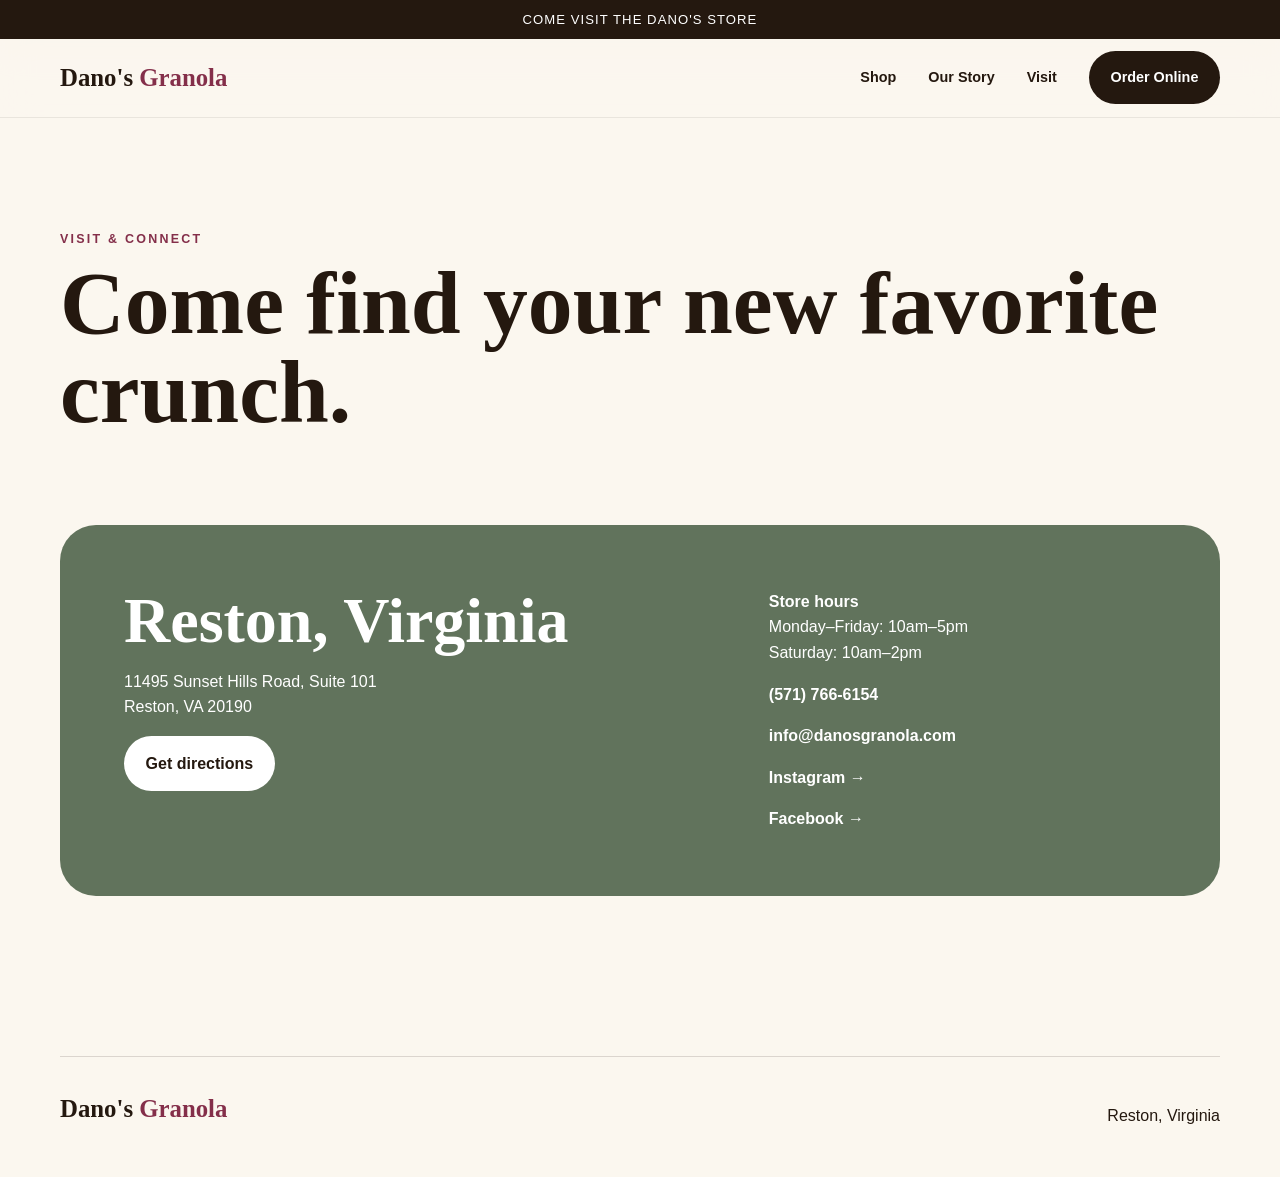
<file: contact.html>
<!doctype html><html lang="en"><head><meta charset="utf-8"><meta name="viewport" content="width=device-width,initial-scale=1"><title>Visit | Dano's Granola</title><link rel="stylesheet" href="./styles.css"></head><body><div class="topbar">COME VISIT THE DANO'S STORE</div><nav class="nav"><div class="wrap nav-inner"><a class="brand" href="index.html">Dano's <span>Granola</span></a><button class="menu-btn">☰</button><div class="links"><a href="shop.html">Shop</a><a href="about.html">Our Story</a><a href="contact.html">Visit</a><a class="pill" href="https://www.danosgranola.com/new-products" target="_blank">Order Online</a></div></div></nav><main><header class="wrap subhero"><div class="eyebrow">Visit & connect</div><h1>Come find your new favorite crunch.</h1></header><section style="padding-top:1rem"><div class="wrap contact-box"><div><h2>Reston, Virginia</h2><p>11495 Sunset Hills Road, Suite 101<br>Reston, VA 20190</p><a class="pill light" href="https://maps.google.com/?q=11495+Sunset+Hills+Road+Reston+VA+20190" target="_blank">Get directions</a></div><div class="details"><div><b>Store hours</b><br>Monday–Friday: 10am–5pm<br>Saturday: 10am–2pm</div><a href="tel:+15717666154">(571) 766-6154</a><a href="mailto:info@danosgranola.com">info@danosgranola.com</a><a href="https://www.instagram.com/danosgranola/" target="_blank">Instagram →</a><a href="https://www.facebook.com/danosgranola/" target="_blank">Facebook →</a></div></div></section></main><footer><div class="wrap footer-grid"><a class="brand" href="index.html">Dano's <span>Granola</span></a><div>Reston, Virginia</div></div></footer><script src="./script.js"></script></body></html>
</file>
<file: styles.css>
:root{--cream:#fbf7ef;--ink:#24180f;--cocoa:#5b2d1f;--berry:#842f4a;--gold:#d49c45;--sage:#61735c;--white:#fff;--shadow:0 20px 60px rgba(54,31,17,.14)}*{box-sizing:border-box}html{scroll-behavior:smooth}body{margin:0;font-family:Inter,Arial,sans-serif;background:var(--cream);color:var(--ink);line-height:1.6}img{max-width:100%;display:block}a{text-decoration:none;color:inherit}.wrap{width:min(1160px,92%);margin:auto}.topbar{background:var(--ink);color:#fff;text-align:center;padding:.55rem;font-size:.82rem;letter-spacing:.08em}.nav{position:sticky;top:0;z-index:20;background:rgba(251,247,239,.9);backdrop-filter:blur(18px);border-bottom:1px solid rgba(36,24,15,.08)}.nav-inner{height:78px;display:flex;align-items:center;justify-content:space-between}.brand{font-family:Georgia,serif;font-size:1.55rem;font-weight:700}.brand span{color:var(--berry)}.links{display:flex;gap:2rem;align-items:center}.links a{font-weight:700;font-size:.9rem}.pill{display:inline-flex;align-items:center;justify-content:center;border-radius:999px;padding:.92rem 1.35rem;background:var(--ink);color:#fff;font-weight:800;transition:.25s}.pill:hover{transform:translateY(-2px);background:var(--berry)}.pill.light{background:#fff;color:var(--ink)}.menu-btn{display:none;border:0;background:none;font-size:1.5rem}.hero{min-height:82vh;display:grid;grid-template-columns:1.05fr .95fr;align-items:center;gap:5vw;padding:5rem 0}.eyebrow{text-transform:uppercase;letter-spacing:.18em;font-weight:800;color:var(--berry);font-size:.78rem}.hero h1,.section-title{font-family:Georgia,serif;line-height:.98;margin:.8rem 0 1.3rem}.hero h1{font-size:clamp(3.5rem,7vw,7.4rem)}.hero p{font-size:1.12rem;max-width:620px}.hero-actions{display:flex;gap:1rem;margin-top:2rem;flex-wrap:wrap}.hero-art{position:relative}.hero-art img{height:650px;width:100%;object-fit:cover;border-radius:48% 48% 12px 12px;box-shadow:var(--shadow)}.stamp{position:absolute;left:-35px;bottom:35px;background:var(--gold);width:150px;height:150px;border-radius:50%;display:grid;place-items:center;text-align:center;font-family:Georgia,serif;font-weight:700;transform:rotate(-8deg);padding:1rem}.marquee{overflow:hidden;background:var(--berry);color:#fff;padding:1rem 0;font-weight:800;white-space:nowrap}.marquee span{display:inline-block;padding-left:100%;animation:scroll 20s linear infinite}@keyframes scroll{to{transform:translateX(-100%)}}section{padding:7rem 0}.section-title{font-size:clamp(2.6rem,5vw,5.2rem)}.intro{display:grid;grid-template-columns:.8fr 1.2fr;gap:6rem;align-items:start}.intro p{font-size:1.18rem}.benefits{display:grid;grid-template-columns:repeat(4,1fr);gap:1rem;margin-top:3rem}.benefit{background:#fff;border-radius:20px;padding:1.5rem;border:1px solid rgba(36,24,15,.08)}.benefit b{display:block;font-family:Georgia,serif;font-size:1.2rem}.products{display:grid;grid-template-columns:repeat(3,1fr);gap:1.4rem}.card{background:#fff;border-radius:26px;overflow:hidden;box-shadow:0 10px 30px rgba(36,24,15,.08);transition:.3s}.card:hover{transform:translateY(-8px)}.card img{height:330px;width:100%;object-fit:cover}.card-body{padding:1.4rem}.card h3{font-family:Georgia,serif;font-size:1.6rem;margin:.15rem 0}.price{font-weight:900;color:var(--berry)}.feature{background:var(--cocoa);color:#fff}.feature-grid{display:grid;grid-template-columns:1fr 1fr;gap:5rem;align-items:center}.feature img{border-radius:30px;height:580px;width:100%;object-fit:cover}.quote{font-family:Georgia,serif;font-size:clamp(2rem,4vw,4rem);line-height:1.12}.gallery{display:grid;grid-template-columns:1.2fr .8fr .8fr;grid-auto-rows:280px;gap:1rem}.gallery img{width:100%;height:100%;object-fit:cover;border-radius:24px}.gallery img:first-child{grid-row:span 2}.contact-box{background:var(--sage);color:#fff;border-radius:36px;padding:4rem;display:grid;grid-template-columns:1.2fr .8fr;gap:4rem}.contact-box h2{font-family:Georgia,serif;font-size:clamp(2.5rem,5vw,5rem);line-height:1;margin:0}.details{display:grid;gap:1rem}.details a{font-weight:800}footer{padding:3rem 0}.footer-grid{display:flex;justify-content:space-between;gap:2rem;align-items:flex-end;border-top:1px solid rgba(36,24,15,.15);padding-top:2rem}.subhero{padding:7rem 0 4rem}.subhero h1{font:700 clamp(3.5rem,7vw,7rem)/1 Georgia,serif;margin:.5rem 0}.story-grid{display:grid;grid-template-columns:1fr 1fr;gap:5rem;align-items:center}.story-grid img{height:600px;object-fit:cover;border-radius:30px}.form{display:grid;gap:1rem}.form input,.form textarea{width:100%;padding:1rem 1.1rem;border:1px solid rgba(36,24,15,.18);border-radius:14px;font:inherit;background:#fff}.form textarea{min-height:160px}.reveal{opacity:0;transform:translateY(25px);transition:.7s}.reveal.show{opacity:1;transform:none}@media(max-width:850px){.links{display:none;position:absolute;top:78px;left:0;right:0;background:var(--cream);padding:1.5rem;flex-direction:column}.links.open{display:flex}.menu-btn{display:block}.hero,.intro,.feature-grid,.story-grid,.contact-box{grid-template-columns:1fr}.hero{padding:3rem 0}.hero-art img{height:480px}.stamp{left:8px;width:110px;height:110px;font-size:.8rem}.benefits,.products{grid-template-columns:1fr 1fr}.gallery{grid-template-columns:1fr 1fr}.gallery img:first-child{grid-row:auto;grid-column:span 2}.footer-grid{align-items:flex-start;flex-direction:column}}@media(max-width:560px){section{padding:4.5rem 0}.benefits,.products,.gallery{grid-template-columns:1fr}.gallery img:first-child{grid-column:auto}.card img{height:270px}.contact-box{padding:2rem}.hero h1{font-size:3.5rem}.hero-art img{height:420px}.footer-grid{font-size:.9rem}}
</file>
